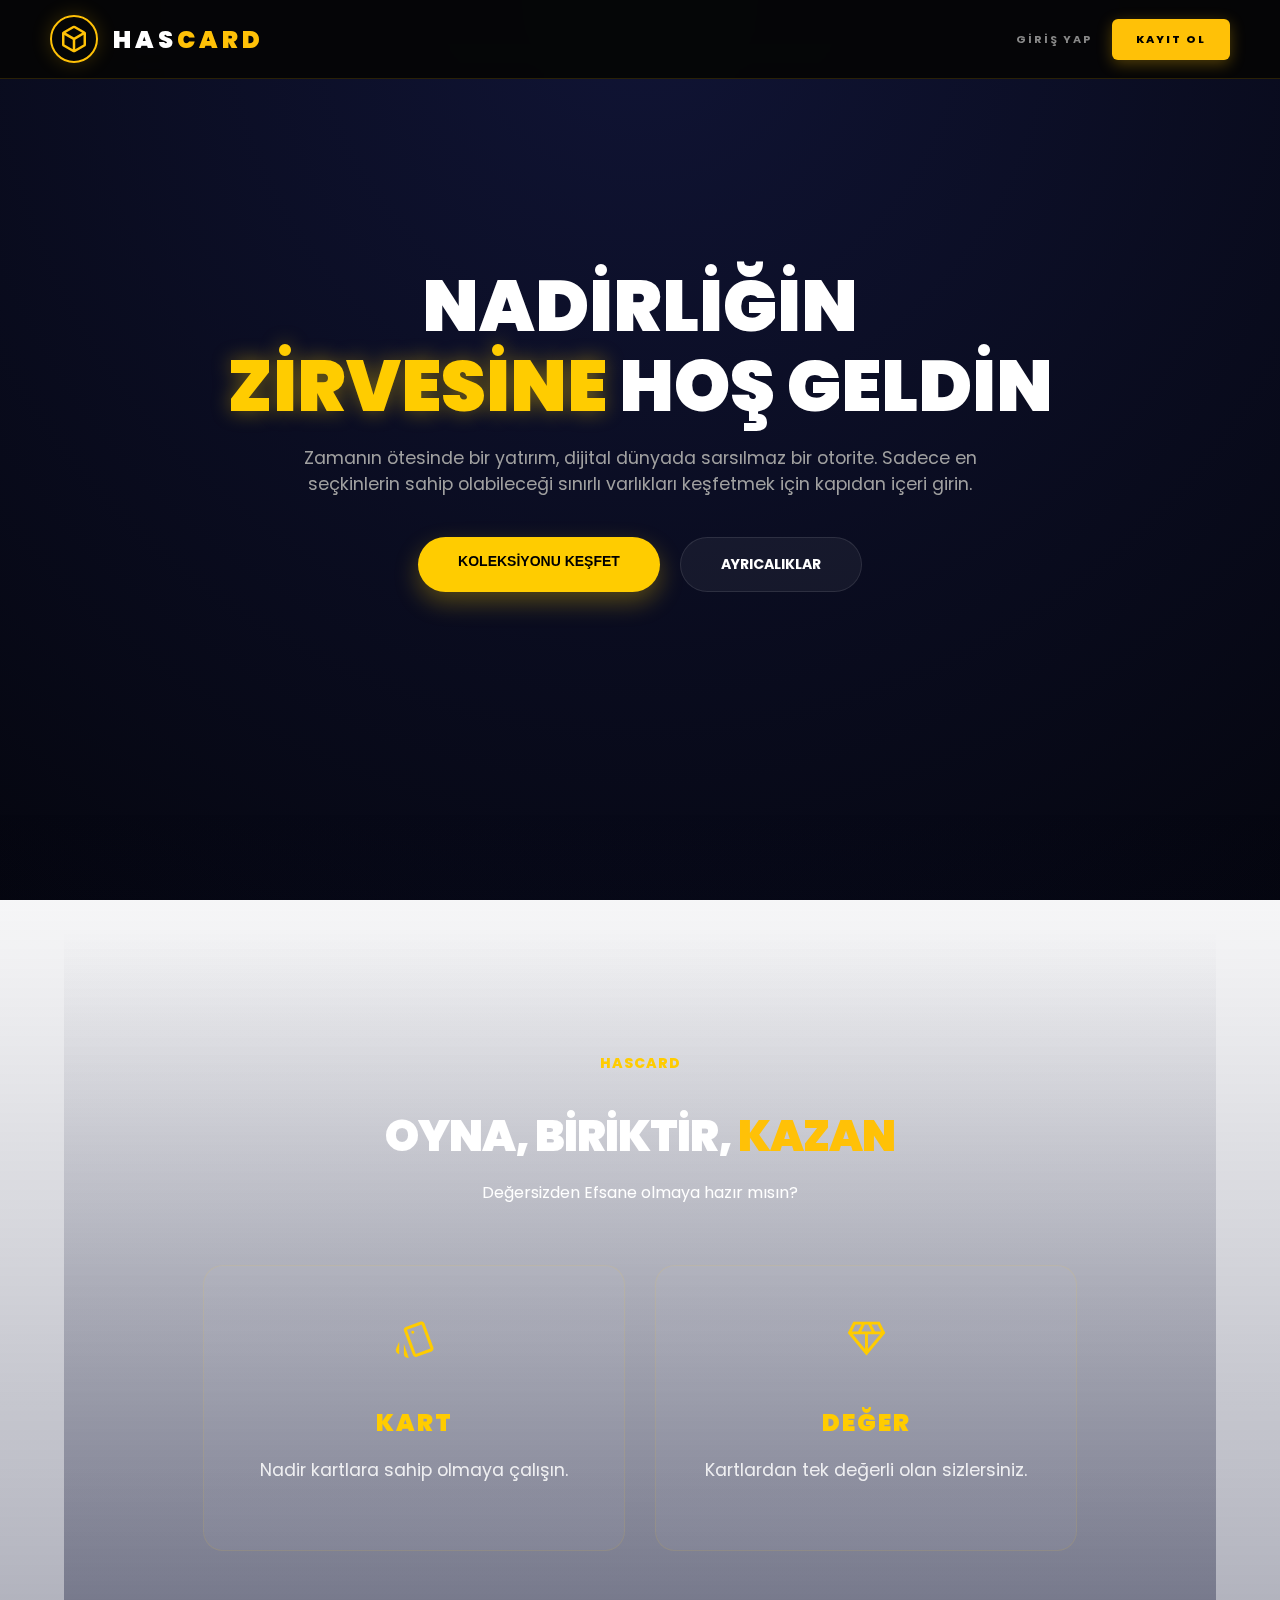
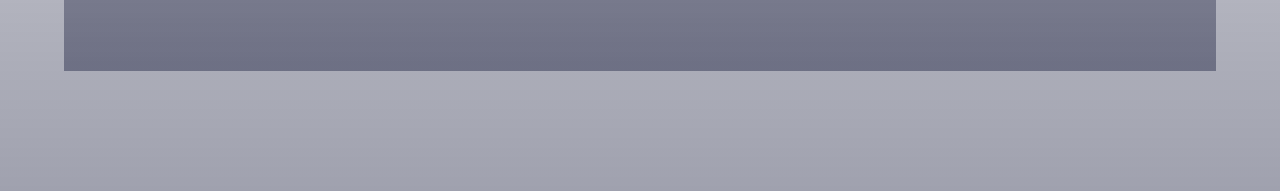
<file: index.html>
<!DOCTYPE html>
<html lang="tr">
<head>
    <meta charset="UTF-8">
    <meta name="viewport" content="width=device-width, initial-scale=1.0">
    <title>HASCARD | Nadirliğin ve İhtişamın Dijital Koleksiyonu</title>

    <meta name="description" content="HASCARD - Sadece en nadir dijital kartların buluşma noktası.">
    <meta name="keywords" content="HASCARD, NFT, Digital Cards, Rare Collection">
    <meta name="author" content="HASCARD Team">

    <link rel="icon" type="image/png" href="img/favicon.png">
    <link rel="preconnect" href="https://fonts.googleapis.com">
    <link rel="preconnect" href="https://fonts.gstatic.com" crossorigin>
    <link href="https://fonts.googleapis.com/css2?family=Poppins:wght@300;400;600;700;800;900&display=swap" rel="stylesheet">
    <link rel="stylesheet" href="https://fonts.googleapis.com/css2?family=Material+Symbols+Outlined:opsz,wght,FILL,GRAD@20..48,100..700,0..1,-50..200" />
    <link rel="stylesheet" href="https://cdnjs.cloudflare.com/ajax/libs/animate.css/4.1.1/animate.min.css"/>
    <link rel="stylesheet" href="style.css">

    <style>
        html { scroll-behavior: smooth; }
        body { opacity: 0; transition: opacity 0.5s ease-in; }
        body.loaded { opacity: 1; }
    </style>
</head>

<body class="main-page"> 
    
    <main class="landing-wrapper">
        <header class="hero-section animate__animated animate__fadeIn">
            <div class="hero-content">
                <h1 class="hero-title">NADİRLİĞİN <br> <span>ZİRVESİNE</span> HOŞ GELDİN</h1>
                <p class="hero-subtitle">
                    Zamanın ötesinde bir yatırım, dijital dünyada sarsılmaz bir otorite. 
                    Sadece en seçkinlerin sahip olabileceği sınırlı varlıkları keşfetmek için kapıdan içeri girin.
                </p>
                <div class="hero-cta-group">
                    <button id="main-action-btn" class="cta-btn primary">KOLEKSİYONU KEŞFET</button>
                    <a href="#wealth" class="cta-btn secondary">AYRICALIKLAR</a>
                </div>
            </div>
        </header>


       <nav class="main-nav">
            <div class="nav-brand">
                <span class="material-symbols-outlined nav-logo-icon">deployed_code</span>
                <div class="brand-name">HAS<span>CARD</span></div>
            </div>
            
            <div class="nav-actions">
            <div id="guest-actions" style="display: flex; gap: 20px; align-items: center;">
                <a href="javascript:void(0)" onclick="openLoginModal()" class="nav-link-login">GİRİŞ YAP</a>
                <a href="javascript:void(0)" onclick="openRegisterModal()" class="nav-btn-register">KAYIT OL</a>
            </div>

            <div id="user-actions" style="display: none; gap: 20px; align-items: center;">
                <div onclick="window.location.href='mainpage.html'" style="cursor: pointer; display: flex; align-items: center; gap: 10px;">
                    <span id="nav-user-name" style="color: #fff; font-size: 13px; font-weight: 700; letter-spacing: 1px;"></span>
                    <span class="material-symbols-outlined" style="color: #ffc107; font-size: 30px;">account_circle</span>
                </div>
                
                <button id="nav-logout-btn" style="background:none; border:none; color:#888; cursor:pointer;">
                    <span class="material-symbols-outlined">logout</span>
                </button>
            </div>
        </div>
        </nav>


       <section id="wealth" class="wealth-section">
    <section id="wealth" class="wealth-section">
    <div class="about-container">
        <div class="wealth-content">
            <span class="gold-tag">HASCARD</span>
            
            <h2 class="main-huge-title">OYNA, BİRİKTİR, <span>KAZAN</span></h2>
            
            <p class="section-desc">Değersizden Efsane olmaya hazır mısın?</p>
            
            <div class="stats-grid">
                <div class="stat-box">
                    <span class="material-symbols-outlined">style</span>
                    <h3>KART</h3>
                    <p>Nadir kartlara sahip olmaya çalışın.</p>
                </div>

                <div class="stat-box">
                    <span class="material-symbols-outlined">diamond</span>
                    <h3>DEĞER</h3>
                    <p>Kartlardan tek değerli olan sizlersiniz.</p>
                </div>
            </div>
        </div>
    </div>
</section>
    </main>

   <div id="auth-modal" class="modal-overlay">
    <div class="modal-content animate__animated animate__zoomIn">
        <button class="close-modal" id="close-modal-btn">
            <span class="material-symbols-outlined">close</span>
        </button>
        
        <div class="modal-header">
            <div class="auth-icon-seal">
                <span class="material-symbols-outlined">token</span>
            </div>
            <h2>KAPIYI ARALAYIN</h2>
            <p>HASCARD ekosistemine giriş yapmak için bir kimlik doğrulama yöntemi seçin.</p>
        </div>

        <div class="modal-options">
            <a href="login.html" class="auth-card">
                <span class="material-symbols-outlined">fingerprint</span>
                <div class="auth-info">
                    <h3>OTURUM AÇ</h3>
                    <p>Mevcut yetkilerinizle içeri girin.</p>
                </div>
                <span class="arrow material-symbols-outlined">arrow_forward_ios</span>
            </a>

            <a href="register.html" class="auth-card highlight">
                <span class="material-symbols-outlined">key</span>
                <div class="auth-info">
                    <h3>YENİ KİMLİK</h3>
                    <p>Nadirliğin dünyasında yerinizi ayırtın.</p>
                </div>
                <span class="arrow material-symbols-outlined">arrow_forward_ios</span>
            </a>
        </div>

        <div class="modal-footer">
            <p>DOĞRULANMIŞ ERİŞİM MERKEZİ</p>
        </div>
    </div>
</div>

<button id="backToTop" class="back-to-top">
    <span class="material-symbols-outlined">arrow_upward</span>
</button>

    <script>
        // Sayfa Yükleme ve Scroll Animasyon Kontrolü
        window.addEventListener('load', () => {
            document.body.classList.add('loaded');
        });

        function revealOnScroll() {
            const boxes = document.querySelectorAll(".stat-box");
            boxes.forEach(box => {
                let elementTop = box.getBoundingClientRect().top;
                if (elementTop < window.innerHeight - 150) {
                    box.classList.add("animate__fadeInUp");
                    box.style.opacity = "1";
                }
            });
        }
        window.addEventListener("scroll", revealOnScroll);
    </script>


    <!--Koleksiyon Tuşu script-->

    <script>
    const modal = document.getElementById('auth-modal');
    const mainBtn = document.getElementById('main-action-btn');
    const closeBtn = document.getElementById('close-modal-btn');

    // Modalı Aç
    mainBtn.onclick = () => {
        modal.style.display = 'flex';
    };

    // Modalı Kapat
    closeBtn.onclick = () => {
        modal.style.display = 'none';
    };

    // Dışarı tıklayınca kapat
    window.onclick = (event) => {
        if (event.target == modal) {
            modal.style.display = 'none';
        }
    };
</script>
<!--koleksiyon tuşu script-->


<!--Yukarı çık butonu script-->
<script>

    // Navbar'daki Giriş Yap ve Kayıt Ol butonları için fonksiyonlar
function openLoginModal() {
    const modal = document.getElementById('auth-modal');
    if (modal) {
        modal.style.display = 'flex';
    }
}

function openRegisterModal() {
    // Kayıt ol da aynı seçim panelini açsın
    openLoginModal();
}

    const backToTopBtn = document.getElementById("backToTop");

// Sayfa 300px aşağı inince butonu göster
window.onscroll = function() {
    if (document.body.scrollTop > 300 || document.documentElement.scrollTop > 300) {
        backToTopBtn.style.display = "block";
    } else {
        backToTopBtn.style.display = "none";
    }
};

// Butona tıklandığında en yukarı pürüzsüzce çık
backToTopBtn.onclick = function() {
    window.scrollTo({
        top: 0,
        behavior: 'smooth'
    });
};

</script>
<!--Yukarı çık butonu script-->
</body>
</html>
</file>
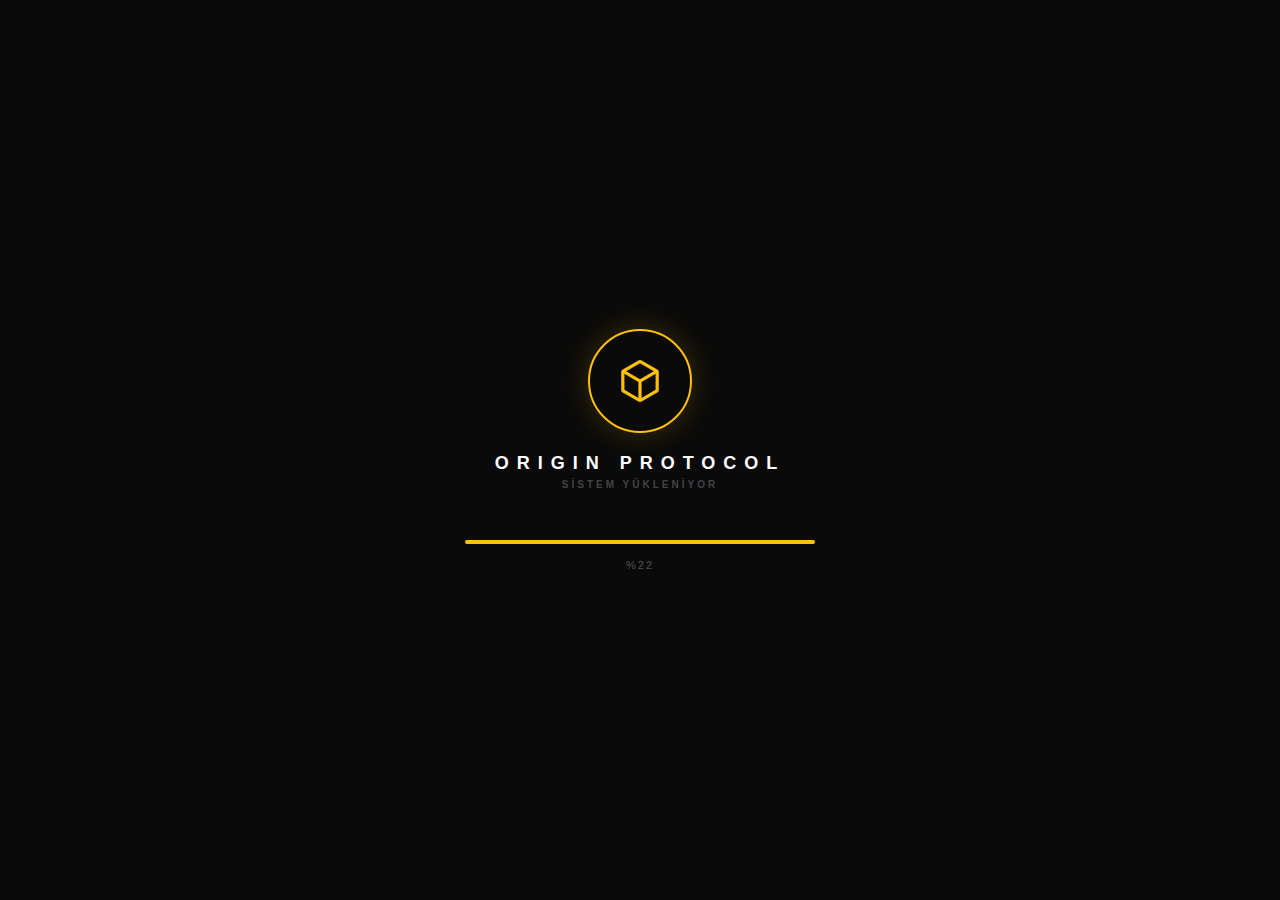
<file: loading.html>
<!DOCTYPE html>
<html lang="tr">
<head>
    <meta charset="UTF-8">
    <meta name="viewport" content="width=device-width, initial-scale=1.0">
    <title>ORIGIN | Protokol Hazırlanıyor</title>
    <link rel="stylesheet" href="https://fonts.googleapis.com/css2?family=Material+Symbols+Outlined:opsz,wght,FILL,GRAD@24,400,0,0" />
    <style>
        body {
            margin: 0;
            background: #0a0a0a;
            display: flex;
            flex-direction: column;
            justify-content: center;
            align-items: center;
            height: 100vh;
            font-family: 'Inter', sans-serif;
            overflow: hidden;
        }

        .loader-wrapper {
            text-align: center;
            width: 350px;
        }

        /* --- YENİ LOGO ALANI --- */
        .brand-area {
            margin-bottom: 40px;
            animation: fadeInDown 1s ease-out;
        }

        .logo-circle {
            width: 100px;
            height: 100px;
            border: 2px solid #ffc107;
            border-radius: 50%;
            display: flex;
            justify-content: center;
            align-items: center;
            margin: 0 auto 20px auto;
            box-shadow: 0 0 30px rgba(255, 193, 7, 0.2);
        }

        .logo-circle span {
            font-size: 50px;
            color: #ffc107;
        }

        .brand-title {
            color: #fff;
            letter-spacing: 8px;
            font-size: 18px;
            font-weight: 900;
            margin-bottom: 5px;
        }

        .brand-subtitle {
            color: #444;
            letter-spacing: 3px;
            font-size: 10px;
            font-weight: 600;
        }

        /* --- PROGRESS BAR --- */
        .progress-container {
            margin-top: 50px;
        }

        .progress-track {
            width: 100%;
            height: 4px;
            background: rgba(255, 255, 255, 0.05);
            border-radius: 10px;
            overflow: hidden;
            position: relative;
        }

        .progress-fill {
            position: absolute;
            top: 0;
            left: 0;
            height: 100%;
            width: 0%;
            background: #ffc107;
            box-shadow: 0 0 15px rgba(255, 193, 7, 0.5);
            transition: width 3s cubic-bezier(0.4, 0, 0.2, 1);
        }

        .perc-text {
            color: #555;
            font-size: 11px;
            margin-top: 15px;
            letter-spacing: 2px;
        }

        @keyframes fadeInDown {
            from { opacity: 0; transform: translateY(-20px); }
            to { opacity: 1; transform: translateY(0); }
        }
    </style>
</head>
<body>

    <div class="loader-wrapper">
        <div class="brand-area">
            <div class="logo-circle">
                <span class="material-symbols-outlined">deployed_code</span>
            </div>
            <div class="brand-title">ORIGIN PROTOCOL</div>
            <div class="brand-subtitle" id="status">SİSTEM YÜKLENİYOR</div>
        </div>

        <div class="progress-container">
            <div class="progress-track">
                <div class="progress-fill" id="fill"></div>
            </div>
            <div class="perc-text" id="perc">%0</div>
        </div>
    </div>

    <script>
        window.onload = () => {
            const fill = document.getElementById('fill');
            const perc = document.getElementById('perc');
            const status = document.getElementById('status');
            
            setTimeout(() => { fill.style.width = '100%'; }, 100);

            let count = 0;
            const interval = setInterval(() => {
                count++;
                perc.innerText = `%${count}`;
                
                if(count === 40) status.innerText = "KİMLİK DOĞRULANIYOR";
                if(count === 80) status.innerText = "PROTOKOL BAŞLATILDI";

                if(count >= 100) {
                    clearInterval(interval);
                    setTimeout(() => {
                        // .href yerine .replace kullanarak bu sayfayı geçmişten siliyoruz
                        window.location.replace("mainpage.html"); 
                    }, 500);
                }
            }, 30);
        };
    </script>
</body>
</html>
</file>
<file: style.css>
:root {
    --main-bg: #05060f;
    --accent-glow: #101435;
    --gold: #ffcc00;
}

body {
    margin: 0;
    min-height: 100vh;
    background: radial-gradient(circle at top center, var(--accent-glow) 0%, var(--main-bg) 100%);
    background-attachment: fixed;
    color: #ffffff;
    font-family: 'Poppins', sans-serif;
    position: relative;
}

body::before {
    content: "";
    position: fixed;
    inset: 0;
    background-image: url('https://www.transparenttextures.com/patterns/carbon-fibre.png');
    opacity: 0.1;
    z-index: -1;
    pointer-events: none;
}

/* Kapsayıcılar */
.landing-wrapper { position: relative; z-index: 1; width: 100%; }

.hero-section {
    height: 90vh;
    display: flex;
    align-items: center;
    justify-content: center;
    text-align: center;
    padding: 0 5%;
}

.hero-content { max-width: 900px; }

.hero-title {
    font-size: clamp(2.5rem, 8vw, 4.5rem);
    font-weight: 900;
    line-height: 1.1;
    margin-bottom: 20px;
}

.hero-title span {
    color: var(--gold);
    text-shadow: 0 0 20px rgba(255, 204, 0, 0.4);
}

.hero-subtitle {
    font-size: 1.1rem;
    color: #a0a0a0;
    margin-bottom: 40px;
    max-width: 700px;
    margin-inline: auto;
}

/* Butonlar */
.hero-cta-group { display: flex; gap: 20px; justify-content: center; }

.cta-btn {
    padding: 16px 40px;
    border-radius: 50px;
    font-weight: 700;
    font-size: 14px;
    cursor: pointer !important;
    display: inline-flex;
    transition: 0.3s cubic-bezier(0.175, 0.885, 0.32, 1.275);
    border: none;
    text-decoration: none;
}

.cta-btn.primary { background: var(--gold); color: #000; box-shadow: 0 10px 25px rgba(255, 204, 0, 0.3); }
.cta-btn.primary:hover { transform: translateY(-5px); box-shadow: 0 15px 35px rgba(255, 204, 0, 0.5); }

.cta-btn.secondary { background: rgba(255, 255, 255, 0.05); color: #fff; border: 1px solid rgba(255, 255, 255, 0.1); }
.cta-btn.secondary:hover { background: rgba(255, 255, 255, 0.1); border-color: #fff; }

/* Wealth Section */
.wealth-section {
    padding: 120px 5%;
    background: linear-gradient(to bottom, transparent, rgba(16, 20, 53, 0.4));
    text-align: center;
}

.gold-tag { color: var(--gold); font-weight: 800; font-size: 14px; letter-spacing: 1px; }

.stats-grid {
    display: grid;
    grid-template-columns: repeat(auto-fit, minmax(250px, 1fr));
    gap: 30px;
    margin-top: 50px;
}

.stat-box {
    background: rgba(255, 255, 255, 0.03);
    border: 1px solid rgba(255, 204, 0, 0.1);
    padding: 40px;
    border-radius: 20px;
    transition: 0.4s;
}

.stat-box:hover { border-color: var(--gold); transform: translateY(-10px); background: rgba(255, 204, 0, 0.05); }

.stat-box .material-symbols-outlined { font-size: 48px; color: var(--gold); margin-bottom: 20px; }


.stat-box h3 {
    font-size: 1.5rem; /* Başlıklar (Kart/Değer) daha büyük ve sert */
    font-weight: 900;
    color: var(--gold);
    margin-bottom: 12px;
    letter-spacing: 2px;
}

.stat-box p {
    font-size: 1.1rem; /* Alt metinler daha belirgin */
    color: #ffffff;
    line-height: 1.4;
    font-weight: 400;
    opacity: 0.85;
}

/* Kutu parlamasını biraz daha artırarak lüks hissi verelim */
.stat-box:hover {
    border-color: var(--gold);
    box-shadow: 0 0 30px rgba(255, 204, 0, 0.1);
    transform: translateY(-10px);
}

/* MODAL KATMANI */
.modal-overlay {
    display: none; /* Varsayılan olarak gizli */
    position: fixed;
    inset: 0;
    background: rgba(0, 0, 0, 0.85);
    backdrop-filter: blur(12px); /* Arkadaki siteyi buğular */
    z-index: 10000;
    justify-content: center;
    align-items: center;
    padding: 20px;
}

/* MODAL KUTUSU */
.modal-content {
    background: linear-gradient(145deg, #0a0c1a 0%, #05060f 100%);
    width: 100%;
    max-width: 450px;
    border-radius: 24px;
    padding: 40px;
    border: 1px solid rgba(255, 204, 0, 0.2);
    position: relative;
    text-align: center;
}

/* KAPATMA TUŞU */
.close-modal {
    position: absolute;
    top: 20px;
    right: 20px;
    background: none;
    border: none;
    color: #fff;
    opacity: 0.5;
    cursor: pointer;
    transition: 0.3s;
}

.close-modal:hover { opacity: 1; color: var(--gold); }

.modal-header h2 {
    font-size: 24px;
    font-weight: 800;
    letter-spacing: 2px;
    margin: 15px 0 5px;
}

.modal-header p {
    font-size: 14px;
    color: #888;
    margin-bottom: 30px;
}

/* SEÇENEK KARTLARI */
.modal-options {
    display: flex;
    flex-direction: column;
    gap: 15px;
}

.auth-card {
    display: flex;
    align-items: center;
    padding: 20px;
    background: rgba(255, 255, 255, 0.03);
    border: 1px solid rgba(255, 255, 255, 0.05);
    border-radius: 16px;
    text-decoration: none;
    color: #fff;
    transition: 0.3s;
}

.auth-card:hover {
    background: rgba(255, 255, 255, 0.07);
    border-color: rgba(255, 255, 255, 0.2);
    transform: translateX(5px);
}

.auth-card.highlight {
    border-color: rgba(255, 204, 0, 0.3);
    background: rgba(255, 204, 0, 0.02);
}

.auth-card.highlight:hover {
    border-color: var(--gold);
    background: rgba(255, 204, 0, 0.05);
}

.auth-card .material-symbols-outlined {
    font-size: 32px;
    color: var(--gold);
    margin-right: 15px;
}

.auth-info { text-align: left; flex-grow: 1; }
.auth-info h3 { font-size: 16px; font-weight: 700; margin: 0; }
.auth-info p { font-size: 12px; color: #777; margin: 2px 0 0; }

.arrow { opacity: 0.3; font-size: 20px !important; }

.modal-footer { margin-top: 30px; font-size: 10px; color: #444; letter-spacing: 1px; }


/* Modal Header İkonu (Yeni Hascard Logosu yerine) */
.auth-icon-seal {
    width: 60px;
    height: 60px;
    background: rgba(255, 204, 0, 0.1);
    border: 1px solid var(--gold);
    border-radius: 50%;
    display: flex;
    justify-content: center;
    align-items: center;
    margin: 0 auto 20px;
}

.auth-icon-seal span {
    color: var(--gold);
    font-size: 32px;
    text-shadow: 0 0 15px rgba(255, 204, 0, 0.5);
}

.modal-header h2 {
    font-size: 20px;
    letter-spacing: 4px; /* Harf aralığı ciddiyet katar */
    font-weight: 900;
    color: #fff;
    text-transform: uppercase;
}

/* Seçenek kartlarını daha keskin yapalım */
.auth-card {
    border-radius: 8px !important; /* Daha sert köşeler daha profesyonel durur */
    background: rgba(255, 255, 255, 0.02);
}

.auth-card h3 {
    letter-spacing: 1px;
}

.modal-footer p {
    font-size: 9px;
    letter-spacing: 3px;
    color: var(--gold);
    opacity: 0.6;
}

.auth-page {
    display: flex;
    justify-content: center;
    align-items: center;
    min-height: 100vh;
}

.auth-box {
    background: rgba(10, 12, 26, 0.8);
    backdrop-filter: blur(20px);
    border: 1px solid rgba(255, 204, 0, 0.1);
    padding: 50px 40px;
    border-radius: 12px; /* Keskin ama hafif yuvarlak */
    width: 100%;
    max-width: 400px;
    position: relative;
}

.back-home {
    position: absolute;
    top: 20px;
    left: 20px;
    color: var(--gold);
    text-decoration: none;
    font-size: 12px;
    display: flex;
    align-items: center;
    gap: 5px;
    opacity: 0.6;
}

.auth-icon {
    font-size: 48px !important;
    color: var(--gold);
    margin-bottom: 20px;
}

.input-group {
    position: relative;
    display: flex;
    align-items: center;
    background: rgba(255, 255, 255, 0.05);
    border: 1px solid rgba(255, 255, 255, 0.1);
    border-radius: 8px;
    padding: 0 15px; /* İçerideki ikon ve yazı için yan boşluk */
    height: 55px;    /* Kutu yüksekliği sabitlensin */
    cursor: text;    /* Kutuya gelince yazı imleci çıksın */
    margin-bottom: 20px;
}

.input-group input {
    background: transparent;
    border: none;
    outline: none;
    color: #fff;
    width: 100%;    /* GENİŞLİĞİ TAM KAPLASIN */
    height: 100%;   /* YÜKSEKLİĞİ TAM KAPLASIN (Kırmızı alanı kurtaran yer burası) */
    font-size: 16px;
    padding: 0 10px;
    display: block;
}

.auth-submit-btn {
    width: 100%;
    padding: 15px;
    background: var(--gold);
    color: #000;
    border: none;
    border-radius: 8px;
    font-weight: 800;
    letter-spacing: 2px;
    cursor: pointer;
    transition: 0.3s;
}

.auth-submit-btn:hover {
    transform: scale(1.02);
    box-shadow: 0 0 20px rgba(255, 204, 0, 0.4);
}

.auth-footer p {
    margin-top: 25px;
    font-size: 13px;
    color: #888;
}

.auth-footer a {
    color: var(--gold);
    text-decoration: none;
}


.back-link-minimal {
    position: absolute;
    top: 25px;
    left: 25px;
    width: 40px;
    height: 40px;
    display: flex;
    justify-content: center;
    align-items: center;
    color: rgba(255, 255, 255, 0.2); 
    text-decoration: none;
    border: 1px solid rgba(255, 255, 255, 0.05);
    border-radius: 50%; /* Kare yerine yuvarlak yaparak parmak iziyle olan sertliği kırdık */
    transition: all 0.3s ease;
    background: transparent;
    z-index: 100; /* En üstte kalmasını sağlar */
}

.back-link-minimal:hover {
    color: var(--gold);
    border-color: var(--gold);
    transform: translateX(-3px);
    background: rgba(255, 204, 0, 0.05);
}

.back-link-minimal span {
    font-size: 24px;
    font-weight: 300;
}

/* Parmak İzi İkonu ve Başlık Arasını Açalım */
.auth-header {
    margin-bottom: 30px;
}

.auth-icon {
    margin-bottom: 15px !important;
}

.auth-header-new {
    display: flex;
    justify-content: space-between; /* Metni sola, ikonu sağa iter */
    align-items: center;
    margin-bottom: 40px;
    padding-top: 20px; /* Okun hizasından biraz aşağı indirir */
}

.header-text {
    text-align: left;
}

.header-text h1 {
    font-size: 24px;
    font-weight: 900;
    letter-spacing: 2px;
    margin: 0;
    color: #fff;
}

.header-text p {
    font-size: 13px;
    color: #888;
    margin: 5px 0 0;
}

/* Sağa Çekilen Parmak İzi */
.auth-icon-right {
    font-size: 45px !important;
    color: var(--gold);
    opacity: 0.8;
    text-shadow: 0 0 20px rgba(255, 204, 0, 0.3);
}

/* Sol üstteki ok artık çok daha rahat nefes alıyor */
.back-link-minimal {
    top: 25px;
    left: 25px;
    opacity: 0.4;
}

/* Register sayfasına özel küçük bir boşluk ayarı (opsiyonel) */
.auth-page .auth-box {
    padding-top: 70px; /* Ok ve başlık arasındaki mesafeyi korumak için */
}

/* Okun konumu her iki sayfada da standart kalsın */
.back-link-minimal {
    position: absolute;
    top: 25px;
    left: 25px;
    /* ... diğer stiller zaten yukarıda mevcuttu ... */
}


.h-toast {
    position: fixed;
    top: 30px;
    right: 30px;
    min-width: 300px;
    padding: 20px;
    border-radius: 10px;
    backdrop-filter: blur(15px);
    z-index: 9999;
    display: flex;
    align-items: center;
    border-left: 4px solid var(--gold);
    box-shadow: 0 10px 30px rgba(0,0,0,0.5);
}

.h-toast.success {
    background: rgba(0, 255, 136, 0.1);
    border-left-color: #00ff88;
}

.h-toast.error {
    background: rgba(255, 68, 68, 0.1);
    border-left-color: #ff4444;
}

.toast-content {
    display: flex;
    gap: 15px;
    align-items: center;
}

.toast-content span {
    font-size: 32px;
}

.h-toast.success span { color: #00ff88; }
.h-toast.error span { color: #ff4444; }

.toast-title {
    font-weight: 800;
    font-size: 14px;
    letter-spacing: 1px;
    color: #fff;
}

.toast-desc {
    font-size: 12px;
    color: #bbb;
    margin-top: 3px;
}



/* --- HASCARD MODERN NAVBAR --- */
.main-nav {
    display: flex;
    justify-content: space-between;
    align-items: center;
    padding: 15px 50px;
    background: rgba(5, 5, 5, 0.95);
    backdrop-filter: blur(15px);
    border-bottom: 1px solid rgba(255, 193, 7, 0.15);
    position: fixed;
    width: 100%;
    top: 0;
    left: 0;
    z-index: 1000;
    box-sizing: border-box;
}

.nav-brand {
    display: flex;
    align-items: center;
    gap: 15px;
}

.nav-logo-icon {
    color: #ffc107;
    font-size: 32px !important;
    border: 2px solid #ffc107;
    padding: 6px;
    border-radius: 50%;
    box-shadow: 0 0 20px rgba(255, 193, 7, 0.2);
}

.brand-name {
    color: #fff;
    font-weight: 900;
    letter-spacing: 4px;
    font-size: 24px;
    text-transform: uppercase;
}

.brand-name span {
    color: #ffc107;
}

.nav-actions {
    display: flex;
    gap: 30px;
    align-items: center;
}

.nav-link-login {
    color: #888;
    text-decoration: none;
    font-size: 11px;
    letter-spacing: 2px;
    font-weight: 700;
    text-transform: uppercase;
    transition: 0.3s ease;
}

.nav-link-login:hover {
    color: #fff;
    text-shadow: 0 0 10px rgba(255, 255, 255, 0.3);
}

.nav-btn-register {
    background: #ffc107;
    color: #000;
    text-decoration: none;
    font-size: 11px;
    letter-spacing: 2px;
    font-weight: 800;
    text-transform: uppercase;
    padding: 12px 24px;
    border-radius: 6px;
    transition: 0.3s cubic-bezier(0.4, 0, 0.2, 1);
    box-shadow: 0 4px 15px rgba(255, 193, 7, 0.3);
}

.nav-btn-register:hover {
    transform: translateY(-3px);
    box-shadow: 0 8px 25px rgba(255, 193, 7, 0.5);
    background: #fff; /* Hoverda parlasın */
}

/* --- AYRICALIKLAR (FEATURES) SECTION --- */
.features-section {
    text-align: center;
    padding: 160px 20px 100px 20px; /* Navbar'ın altında kalmaması için padding */
    background: #050505;
}

.features-tag {
    color: #ffc107;
    letter-spacing: 15px;
    font-weight: 900;
    font-size: 18px;
    margin-bottom: 25px;
    text-transform: uppercase;
    display: block;
    animation: fadeInDown 1s ease;
}

.features-title {
    color: #fff;
    font-size: 64px;
    font-weight: 900;
    letter-spacing: -2px;
    text-transform: uppercase;
    margin-bottom: 30px;
    line-height: 1;
}

.features-subtitle {
    color: #888;
    font-size: 22px;
    letter-spacing: 1px;
    font-weight: 300;
    max-width: 800px;
    margin: 0 auto;
    font-style: italic;
}

@keyframes fadeInDown {
    from { opacity: 0; transform: translateY(-20px); }
    to { opacity: 1; transform: translateY(0); }
}


/* Ana Başlığı Devleştiriyoruz */
.main-huge-title {
    color: #fff;
    font-size: 44px !important; /* İşte burası! Yazıyı büyük yapan yer */
    font-weight: 900;
    text-transform: uppercase;
    letter-spacing: -1px;
    margin-bottom: 20px;
    line-height: 1.1;
}

.main-huge-title span {
    color: #ffc107; /* KAZAN kelimesi altın sarısı */
}

/* Kart Kutuları (Orijinal Boyutları Korundu) */
.stats-grid {
    display: flex;
    justify-content: center;
    gap: 30px;
    margin-top: 60px;
}

.stat-box {
    background: rgba(255, 255, 255, 0.03);
    border: 1px solid rgba(255, 193, 7, 0.1);
    padding: 50px 10px; /* Kutu iç genişliği orijinal */
    border-radius: 20px;
    width: 400px; /* Kartların genişliği sabit */
    text-align: center;
}

.stat-box span {
    color: #ffc107;
    font-size: 45px !important;
    margin-bottom: 20px;
}

.back-to-top {
    position: fixed;
    bottom: 30px;
    right: 30px;
    width: 50px;
    height: 50px;
    background-color: #ffc107; /* HASCARD Sarısı */
    color: #000;
    border: none;
    border-radius: 50%;
    cursor: pointer;
    display: none; /* Başlangıçta gizli */
    z-index: 2000;
    box-shadow: 0 0 20px rgba(255, 193, 7, 0.4);
    transition: all 0.3s ease;
}

.back-to-top:hover {
    transform: translateY(-5px);
    background-color: #fff;
    box-shadow: 0 0 30px rgba(255, 255, 255, 0.4);
}

.back-to-top span {
    font-size: 28px;
    font-weight: bold;
}


/* Giriş ve Kayıt formundaki her bir kutu için */
.auth-form .input-group {
    display: flex;
    align-items: center;
    background: rgba(255, 255, 255, 0.05);
    border: 1px solid rgba(255, 255, 255, 0.1);
    border-radius: 10px;
    
    /* İŞTE O HAYAT KURTARAN BOŞLUK */
    margin-bottom: 200px !important; 
    
    height: 55px;
    padding: 0 15px;
    transition: 0.3s;
}

/* En alttaki kutunun butona çok yapışmaması için */
.auth-form .input-group:last-of-type {
    margin-bottom: 25px !important;
}

/* Butonun kendisi için de bir boşluk verelim ki sıkışmasın */
.auth-form .submit-btn {
    margin-top: 10px;
}
</file>
